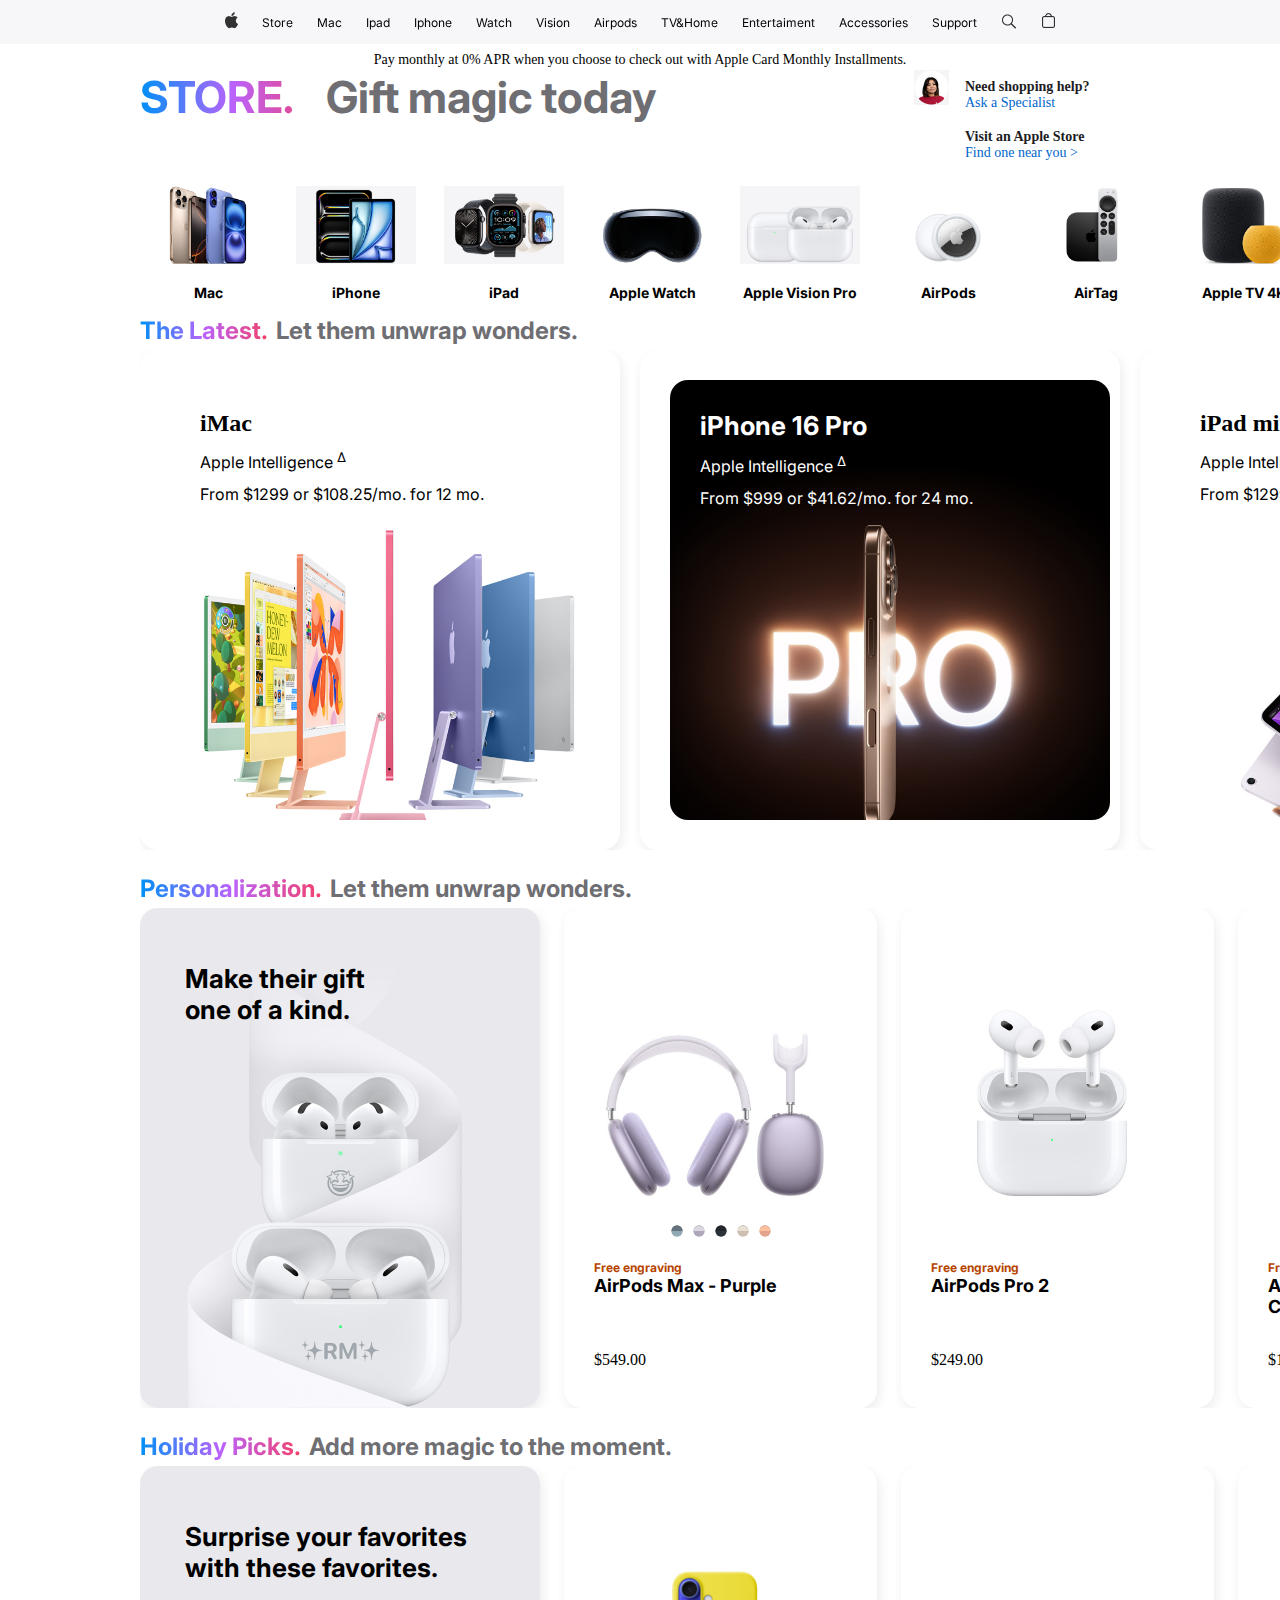
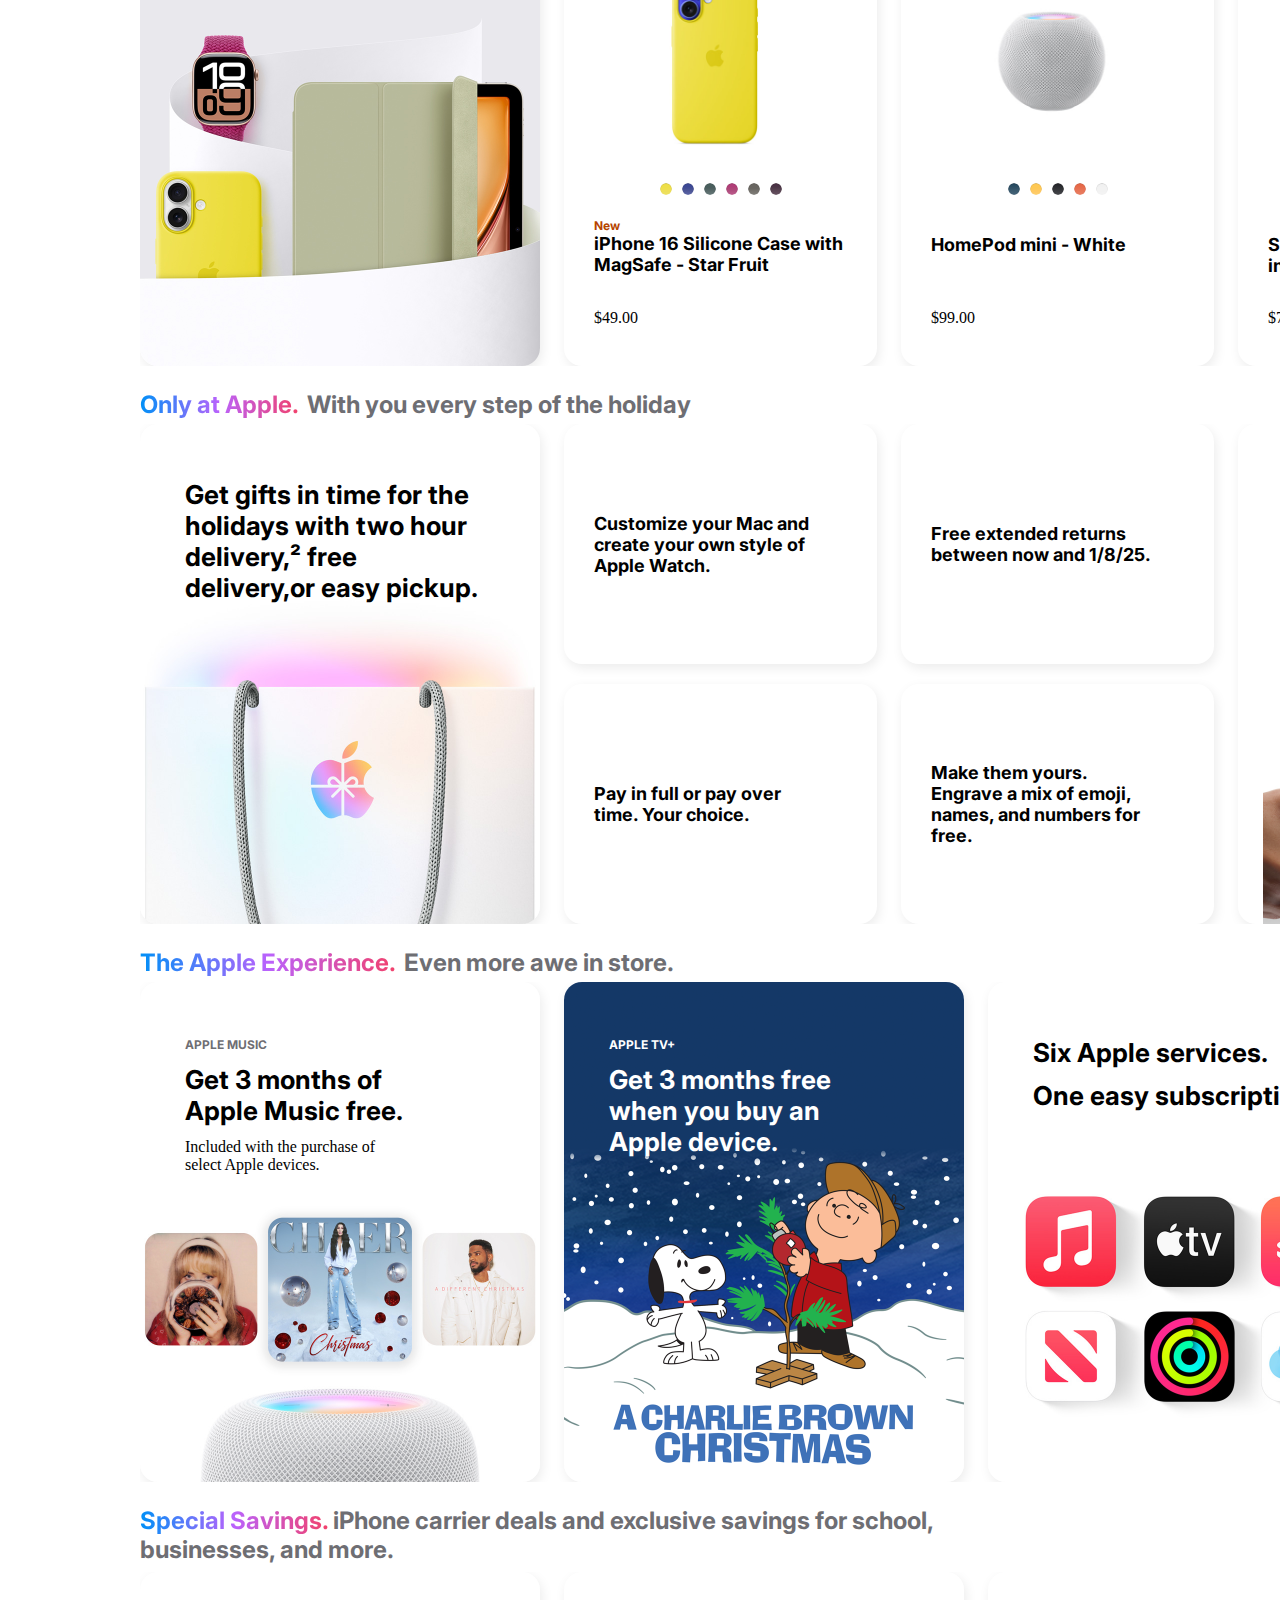
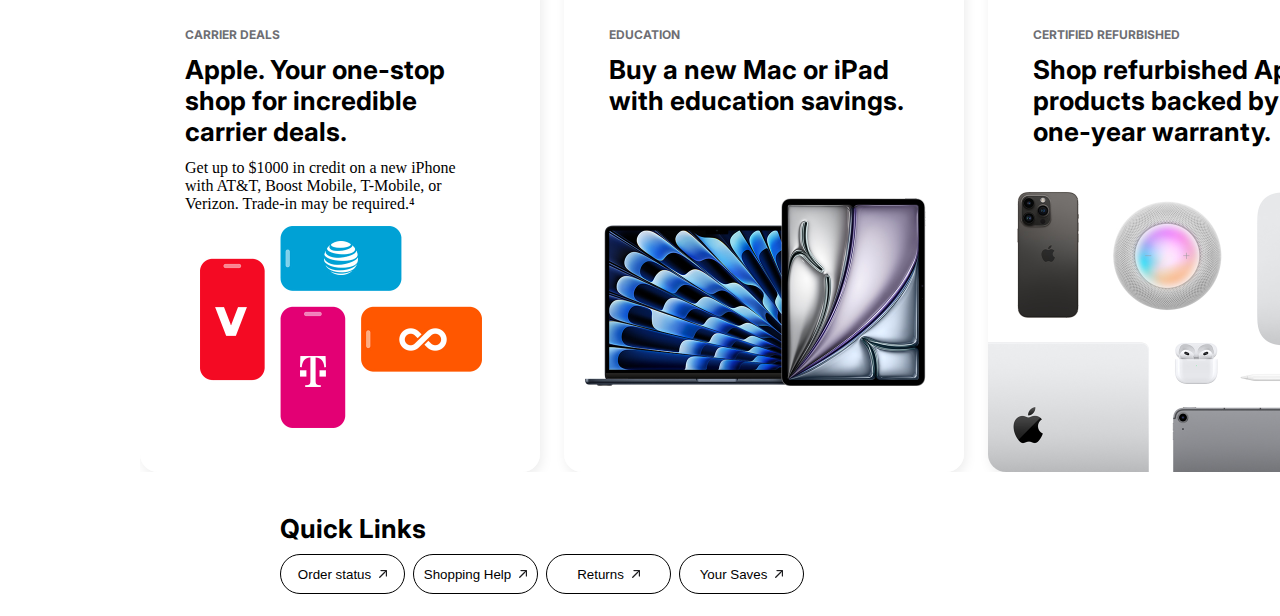
<file: apple-store/index.html>
<!doctype html>
<html lang="en">
  <head>
    <meta charset="UTF-8" />
    <meta name="viewport" content="width=device-width, initial-scale=1.0" />
    <title>Document</title>
    <link rel="stylesheet" href="./applestore.css" />
    <link rel="preconnect" href="https://fonts.googleapis.com" />
    <link rel="preconnect" href="https://fonts.gstatic.com" crossorigin />
    <link rel="preconnect" href="https://fonts.googleapis.com" />
    <link rel="preconnect" href="https://fonts.gstatic.com" crossorigin />
    <link
      href="https://fonts.googleapis.com/css2?family=Inter:ital,opsz,wght@0,14..32,100..900;1,14..32,100..900&display=swap"
      rel="stylesheet"
    />
  </head>

  <body>
    <div class="header">
      <a href="../apple-home-page/index.html"
        ><img
          class="vector"
          src="./apple-store-img/header-img/apple-vector.png"
      /></a>
      <p>Store</p>
      <p>Mac</p>
      <p>Ipad</p>
      <p>Iphone</p>
      <p>Watch</p>
      <p>Vision</p>
      <p>Airpods</p>
      <p>TV&Home</p>
      <p>Entertaiment</p>
      <p>Accessories</p>
      <p>Support</p>
      <img
        class="vector"
        src="./apple-store-img/header-img/Magnifier-vector.png"
      />
      <img
        class="vector"
        src="./apple-store-img/header-img/shopping-bag-vector.png"
      />
    </div>
    <div class="header2">
      <p>
        Pay monthly at 0% APR when you choose to check out with Apple Card
        Monthly Installments.
      </p>
    </div>
    <div class="bg1">
      <div class="section1-2">
        <div class="tcontainer1">
          <p class="p1-2-1">STORE.</p>
          <p class="p1-2-2">Gift magic today</p>
        </div>
        <div class="tcontainer2">
          <img src="./apple-store-img/3.png" />
          <div class="tcontainer2-1">
            <div class="tcontainer2-1-1">
              <p class="p1-2-2-1">Need shopping help?</p>
              <p class="p1-2-2-2">Ask a Specialist</p>
            </div>
            <div class="tcontainer2-1-1">
              <p class="p1-2-2-1">Visit an Apple Store</p>
              <p class="p1-2-2-2">Find one near you ></p>
            </div>
          </div>
        </div>
      </div>
    </div>
    <div class="bg2">
      <div class="productcont">
        <img src="./apple-store-img/s1/2.png" />
        <p>Mac</p>
      </div>
      <div class="productcont">
        <img src="./apple-store-img/s1/3.png" />

        <p>iPhone</p>
      </div>
      <div class="productcont">
        <img src="./apple-store-img/s1/4.png" />
        <p>iPad</p>
      </div>
      <div class="productcont">
        <img src="./apple-store-img/s1/5.png" />
        <p>Apple Watch</p>
      </div>
      <div class="productcont">
        <img src="./apple-store-img/s1/6.png" />
        <p>Apple Vision Pro</p>
      </div>
      <div class="productcont">
        <img src="./apple-store-img/s1/7.png" />
        <p>AirPods</p>
      </div>
      <div class="productcont">
        <img src="./apple-store-img/s1/8.png" />
        <p>AirTag</p>
      </div>
      <div class="productcont">
        <img src="./apple-store-img/s1/9.png" />
        <p>Apple TV 4K</p>
      </div>
      <div class="productcont">
        <img src="./apple-store-img/s1/10.png" />
        <p>HomePod</p>
      </div>
      <div class="productcont">
        <img src="./apple-store-img/s1/11.png" />
        <p>Accessories</p>
      </div>
      <div class="productcont">
        <img src="./apple-store-img/s1/1.png" />
        <p>Apple Gift Card</p>
      </div>
    </div>
    <div class="bg3">
      <div class="bg3-1">
        <p class="p3-1-1">The Latest.</p>
        <p class="p3-1-2">Let them unwrap wonders.</p>
      </div>
      <div class="bg3-2">
        <div class="cont3-2-1">
          <div class="textbox">
            <h2 class="product.name">iMac</h2>
            <p class="product-description">Apple Intelligence <sup>∆</sup></p>
            <p class="product-price">From $1299 or $108.25/mo. for 12 mo.</p>
          </div>
          <img src="./apple-store-img/s2/1.jpeg" />
        </div>
        <div class="cont3-2-1">
          <div class="textbox">
            <h2 class="product-name text-white">iPhone 16 Pro</h2>
            <p class="product-description text-white">
              Apple Intelligence <sup>∆</sup>
            </p>
            <p class="product-price text-white">
              From $999 or $41.62/mo. for 24 mo.
            </p>
          </div>
          <img src="./apple-store-img/s2/2.jpeg" />
        </div>
        <div class="cont3-2-1">
          <div class="textbox">
            <h2 class="product.name">iPad mini</h2>
            <p class="product-description">Apple Intelligence <sup>±</sup></p>
            <p class="product-price">From $1299 or $108.25/mo. for 12 mo.</p>
          </div>
          <img src="./apple-store-img/s2/3.jpeg" />
        </div>
        <div class="cont3-2-1">
          <div class="textbox">
            <h2 class="product.name">Apple Watch Series 10</h2>
            <p class="product-description">Thinstant classic.</p>
            <p class="product-price">From $399 or $33.25/mo. for 12 mo.</p>
          </div>
          <img src="./apple-store-img/s2/4.jpeg" />
        </div>
        <div class="cont3-2-1">
          <div class="textbox">
            <h2 class="product.name">AirPods 4</h2>
            <p class="product-description">Iconic. Now supersonic.</p>
            <p class="product-price">
              Starting at $129 with Active Noise Cancellation $179
            </p>
          </div>
          <img src="./apple-store-img/s2/5.jpeg" />
        </div>
        <div class="cont3-2-1">
          <div class="textbox">
            <h2 class="product-name text-white">iPhone 16</h2>
            <p class="product-description text-white">
              Apple Intelligence <sup>∆</sup>
            </p>
            <p class="product-price text-white">
              From $799 or $33.29/mo. for 24 mo.
            </p>
          </div>
          <img src="./apple-store-img/s2/6.jpeg" />
        </div>
        <div class="cont3-2-1">
          <div class="textbox">
            <h2 class="product-name text-white">Apple Watch Ultra 2</h2>
            <p class="product-description text-white">
              New finish. Never quit.
            </p>
            <p class="product-price text-white">
              From $799 or $66.58/mo. for 12 mo.
            </p>
          </div>
          <img src="./apple-store-img/s2/7.jpeg" />
        </div>
        <div class="cont3-2-1">
          <div class="textbox">
            <h2 class="product.name">Apple Vision Pro</h2>
            <p class="product-description">
              Welcome to the era of spatial computing.
            </p>
            <p class="product-price">From $3499</p>
          </div>
          <img src="./apple-store-img/s2/8.jpeg" />
        </div>
        <div class="cont3-2-1">
          <div class="textbox">
            <h2 class="product.name">MacBook Air</h2>
            <p class="product-description">Designed to go places.</p>
            <p class="product-price">From $999 or $83.25/mo. for 12 mo.</p>
          </div>
          <img src="./apple-store-img/s2/9.jpeg" />
        </div>
        <div class="cont3-2-1">
          <div class="textbox">
            <h2 class="product-name text-white">AiPad Pro</h2>
            <p class="product-description text-white">
              Apple Intelligence <sup>±</sup>
            </p>
            <p class="product-price text-white">
              From $999 or $83.25/mo. for 12 mo.
            </p>
          </div>
          <img src="./apple-store-img/s2/10.jpeg" />
        </div>
        <div class="cont3-2-1">
          <div class="textbox">
            <h2 class="product.name">iPad Air</h2>
            <p class="product-description">Apple Intelligence <sup>±</sup></p>
            <p class="product-price">From $599 or $49.91/mo. for 12 mo.</p>
          </div>
          <img src="./apple-store-img/s2/11.jpeg" />
        </div>
      </div>
    </div>
    <div class="bg4">
      <div class="bg3-1">
        <p class="p3-1-1">Personalization.</p>
        <p class="p3-1-2">Let them unwrap wonders.</p>
      </div>
      <div class="bg4-2">
        <div class="cont4-2-1">
          <div class="textbox4-1">
            <h2 class="product-name4-1">Make their gift one of a kind.</h2>
          </div>
          <img src="./apple-store-img/s4/1.jpg" />
        </div>
        <div class="cont4-2-2">
          <img src="./apple-store-img/s4/2.jpg" />
          <div class="colorbox">
            <img src="./apple-store-img/s4/2-1.jpg" />
            <img src="./apple-store-img/s4/2-2.jpg" />
            <img src="./apple-store-img/s4/2-3.jpg" />
            <img src="./apple-store-img/s4/2-4.jpg" />
            <img src="./apple-store-img/s4/2-5.jpg" />
          </div>
          <div class="textbox4-2">
            <div class="textbox4-2-2">
              <p class="product-type">Free engraving</p>
              <p class="product-name4-2">AirPods Max - Purple</p>
            </div>
            <p class="product-price4-2">$549.00</p>
          </div>
        </div>
        <div class="cont4-2-2">
          <img src="./apple-store-img/s4/3.jpg" />
          <div class="textbox4-3">
            <div class="textbox4-3-1">
              <p class="product-type">Free engraving</p>
              <p class="product-name4-2">AirPods Pro 2</p>
            </div>
            <p class="product-price4-2">$249.00</p>
          </div>
        </div>
        <div class="cont4-2-2">
          <img src="./apple-store-img/s4/4.jpg" />
          <div class="textbox4-3">
            <div class="textbox4-3-1">
              <p class="product-type">Free engraving</p>
              <p class="product-name4-2">
                AirPods 4 with Active Noise Cancellation
              </p>
            </div>
            <p class="product-price4-2">$179.00</p>
          </div>
        </div>
        <div class="cont4-2-2">
          <img src="./apple-store-img/s4/5.jpg" />
          <div class="textbox4-3">
            <div class="textbox4-3-1">
              <p class="product-type">New</p>
              <p class="product-name4-2">Apple Pencil Pro</p>
            </div>
            <p class="product-price4-2">$49.00</p>
          </div>
        </div>
        <div class="cont4-2-2">
          <img src="./apple-store-img/s4/6.jpg" />
          <div class="textbox4-3">
            <div class="textbox4-3-1">
              <p class="product-type">Free engraving</p>
              <p class="product-name4-2">
                AirPods 4 with Active Noise Cancellation
              </p>
            </div>
            <p class="product-price4-2">$179.00</p>
          </div>
        </div>
      </div>
    </div>
    <div class="bg4">
      <div class="bg3-1">
        <p class="p3-1-1">Holiday Picks.</p>
        <p class="p3-1-2">Add more magic to the moment.</p>
      </div>
      <div class="bg4-2">
        <div class="cont4-2-1">
          <div class="textbox5-1">
            <h2 class="product-name4-1">
              Surprise your favorites with these favorites.
            </h2>
          </div>
          <img src="./apple-store-img/s5/1.jpg" />
        </div>
        <div class="cont5-2-2">
          <img src="./apple-store-img/s5/2.jpg" />
          <div class="colorbox5">
            <img src="./apple-store-img/s5/2-1.jpg" />
            <img src="./apple-store-img/s5/2-2.jpg" />
            <img src="./apple-store-img/s5/2-3.jpg" />
            <img src="./apple-store-img/s5/2-4.jpg" />
            <img src="./apple-store-img/s5/2-5.jpg" />
            <img src="./apple-store-img/s5/2-6.jpg" />
          </div>
          <div class="textbox4-2">
            <div class="textbox4-2-2">
              <p class="product-type">New</p>
              <p class="product-name4-2">
                iPhone 16 Silicone Case with MagSafe - Star Fruit
              </p>
            </div>
            <p class="product-price4-2">$49.00</p>
          </div>
        </div>
        <div class="cont5-2-2">
          <img src="./apple-store-img/s5/3.jpg" />
          <div class="colorbox5">
            <img src="./apple-store-img/s5/3-1.jpg" />
            <img src="./apple-store-img/s5/3-2.jpg" />
            <img src="./apple-store-img/s5/3-3.jpg" />
            <img src="./apple-store-img/s5/3-4.jpg" />
            <img src="./apple-store-img/s5/3-5.jpg" />
          </div>
          <div class="textbox4-2">
            <div class="textbox5-2-2">
              <p class="product-name4-2">HomePod mini - White</p>
            </div>
            <p class="product-price4-2">$99.00</p>
          </div>
        </div>
        <div class="cont5-2-2">
          <img src="./apple-store-img/s5/4.jpg" />
          <div class="colorbox5">
            <img src="./apple-store-img/s5/4-1.jpg" />
            <img src="./apple-store-img/s5/4-2.jpg" />
            <img src="./apple-store-img/s5/4-3.jpg" />
            <img src="./apple-store-img/s5/4-4.jpg" />
          </div>
          <div class="textbox4-2">
            <div class="textbox5-2-2">
              <p class="product-name4-2">
                Smart Folio for iPad Air 11 - inch (M2) - Sage
              </p>
            </div>
            <p class="product-price4-2">$79.00</p>
          </div>
        </div>
        <div class="cont5-2-2">
          <img src="./apple-store-img/s5/5.jpg" />
          <div class="colorbox5">
            <img src="./apple-store-img/s5/5-1.jpg" />
            <img src="./apple-store-img/s5/5-2.jpg" />
            <img src="./apple-store-img/s5/5-3.jpg" />
          </div>
          <div class="textbox4-2">
            <div class="textbox4-2-2">
              <p class="product-type">New</p>
              <p class="product-name4-2">
                Beats Solo 4 - On-Ear Wireless Headphones - Slate Blue
              </p>
            </div>
            <p class="product-price4-2">$79.00</p>
          </div>
        </div>
      </div>
    </div>
    <div class="bg4">
      <div class="bg3-1">
        <p class="p3-1-1">Only at Apple.</p>
        <p class="p3-1-2">With you every step of the holiday</p>
      </div>
      <div class="bg4-2">
        <div class="cont4-2-1">
          <div class="textbox5-1">
            <h2 class="product-name4-1">
              Get gifts in time for the holidays with two hour delivery,² free
              delivery,or easy pickup.
            </h2>
          </div>
          <img src="./apple-store-img/s6/1.jpg" />
        </div>
        <div class="cont6-2-1">
          <div class="cont6-2-2-1">
            <p class="product-name4-2">
              Customize your Mac and create your own style of Apple Watch.
            </p>
          </div>
          <div class="cont6-2-2-1">
            <p class="product-name4-2">
              Pay in full or pay over time. Your choice.
            </p>
          </div>
        </div>
        <div class="cont6-2-1">
          <div class="cont6-2-2-1">
            <p class="product-name4-2">
              Free extended returns between now and 1/8/25.
            </p>
          </div>
          <div class="cont6-2-2-1">
            <p class="product-name4-2">
              Make them yours. Engrave a mix of emoji, names, and numbers for
              free.
            </p>
          </div>
        </div>
        <div class="cont6-4">
          <img src="./apple-store-img/s6/2.jpg" />
          <div class="textbox5-1">
            <p class="producttrade">APPLE TRADE IN</p>
            <h2 class="product-name4-1">
              Trade in your current device. Get credit toward a new one.³
            </h2>
          </div>
          <p class="product-price4-2">$79.00</p>
        </div>
        <div class="cont6-4">
          <img src="./apple-store-img/s6/3.jpg" />
          <div class="textbox5-1">
            <p class="producttrade">APPLE SPECIALIST</p>
            <h2 class="product-name4-1">
              Find gifts with an Apple Specialist in a store or online.
            </h2>
          </div>
        </div>
      </div>
    </div>
    <div class="bg4">
      <div class="bg3-1">
        <p class="p3-1-1">The Apple Experience.</p>
        <p class="p3-1-2">Even more awe in store.</p>
      </div>
      <div class="bg4-2">
        <div class="cont4-2-1">
          <div class="textbox7-1">
            <p class="producttrade">APPLE MUSIC</p>
            <h2 class="product-name4-1">Get 3 months of Apple Music free.</h2>
            <p class="product-price4-2">
              Included with the purchase of select Apple devices.
            </p>
          </div>
          <img src="./apple-store-img/S7/1.jpg" />
        </div>
        <div class="cont4-2-1">
          <div class="textbox7-1">
            <p class="producttrade text-white">APPLE TV+</p>
            <h2 class="product-name4-1 text-white">
              Get 3 months free when you buy an Apple device.
            </h2>
          </div>
          <img src="./apple-store-img/S7/2.png" />
        </div>
        <div class="cont4-2-1">
          <div class="textbox7-2">
            <h2 class="product-name4-1">Six Apple services.</h2>
            <h2 class="product-name4-1">One easy subscription.</h2>
          </div>
          <img src="./apple-store-img/S7/3.jpg" />
        </div>
        <div class="cont4-2-1">
          <div class="textbox7-1">
            <p class="producttrade">APPLE INTELLIGENCE</p>
            <h2 class="product-name4-1">
              New features for writing, focus,communication, and more.
            </h2>
          </div>
          <img src="./apple-store-img/S7/4.jpg" />
        </div>
      </div>
    </div>
    <div class="bg8">
      <div class="bg8-1">
        <p class="p8-1-1">
          <span
            style="
              color: transparent;
              background-clip: text;
              background-image: linear-gradient(
                90deg,
                #0090f7 0%,
                #ba62fc 50%,
                #f2416b 100%
              );
            "
            >Special Savings.</span
          >
          <span style="color: rgba(110, 110, 115, 1)"
            >iPhone carrier deals and exclusive savings for school, businesses,
            and more.
          </span>
        </p>
        <!-- <p class="p3-1-2">
          iPhone carrier deals and exclusive savings for school, businesses, and
          more.
        </p> -->
      </div>
      <div class="bg8-2">
        <div class="cont4-2-1">
          <div class="textbox8-1">
            <p class="producttrade">CARRIER DEALS</p>
            <h2 class="product-name4-1">
              Apple. Your one-stop shop for incredible carrier deals.
            </h2>
            <p class="product-price4-2">
              Get up to $1000 in credit on a new iPhone with AT&T, Boost Mobile,
              T-Mobile, or Verizon. Trade-in may be required.⁴
            </p>
          </div>
          <img src="./apple-store-img/s8/1.jpg" />
        </div>
        <div class="cont4-2-1">
          <div class="textbox8-1">
            <p class="producttrade">EDUCATION</p>
            <h2 class="product-name4-1">
              Buy a new Mac or iPad with education savings.
            </h2>
          </div>
          <img src="./apple-store-img/s8/2.jpg" />
        </div>
        <div class="cont4-2-1">
          <div class="textbox8-1">
            <p class="producttrade">CERTIFIED REFURBISHED</p>
            <h2 class="product-name4-1">
              Shop refurbished Apple products backed by a one-year warranty.
            </h2>
          </div>
          <img src="./apple-store-img/s8/3.jpg" />
        </div>
        <div class="cont4-2-1">
          <div class="textbox8-1">
            <p class="producttrade text-white">BUSINESS</p>
            <h2 class="product-name4-1 text-white">
              From enterprise to small business, we’ll work with you.
            </h2>
          </div>
          <img src="./apple-store-img/s8/4.jpg" />
        </div>
        <div class="cont4-2-1">
          <div class="textbox8-1">
            <p class="producttrade">GOVERNMENT</p>
            <h2 class="product-name4-1">
              Special pricing is available for state, local, and federal
              agencies.
            </h2>
          </div>
          <img src="./apple-store-img/s8/5.jpg" />
        </div>
      </div>
    </div>
    <div class="bg9">
      <div class="bg9-1">
        <h2 class="product-name4-1">Quick Links</h2>
      </div>
      <div class="bg9-1">
        <button class="last">
          <p class="product-price4-2">Order status</p>
          <img src="./apple-store-img/s8/sum.png" />
        </button>
        <button class="last">
          <p class="product-price4-2">Shopping Help</p>
          <img src="./apple-store-img/s8/sum.png" />
        </button>
        <button class="last">
          <p class="product-price4-2">Returns</p>
          <img src="./apple-store-img/s8/sum.png" />
        </button>
        <button class="last">
          <p class="product-price4-2">Your Saves</p>
          <img src="./apple-store-img/s8/sum.png" />
        </button>
      </div>
    </div>
  </body>
</html>
</file>
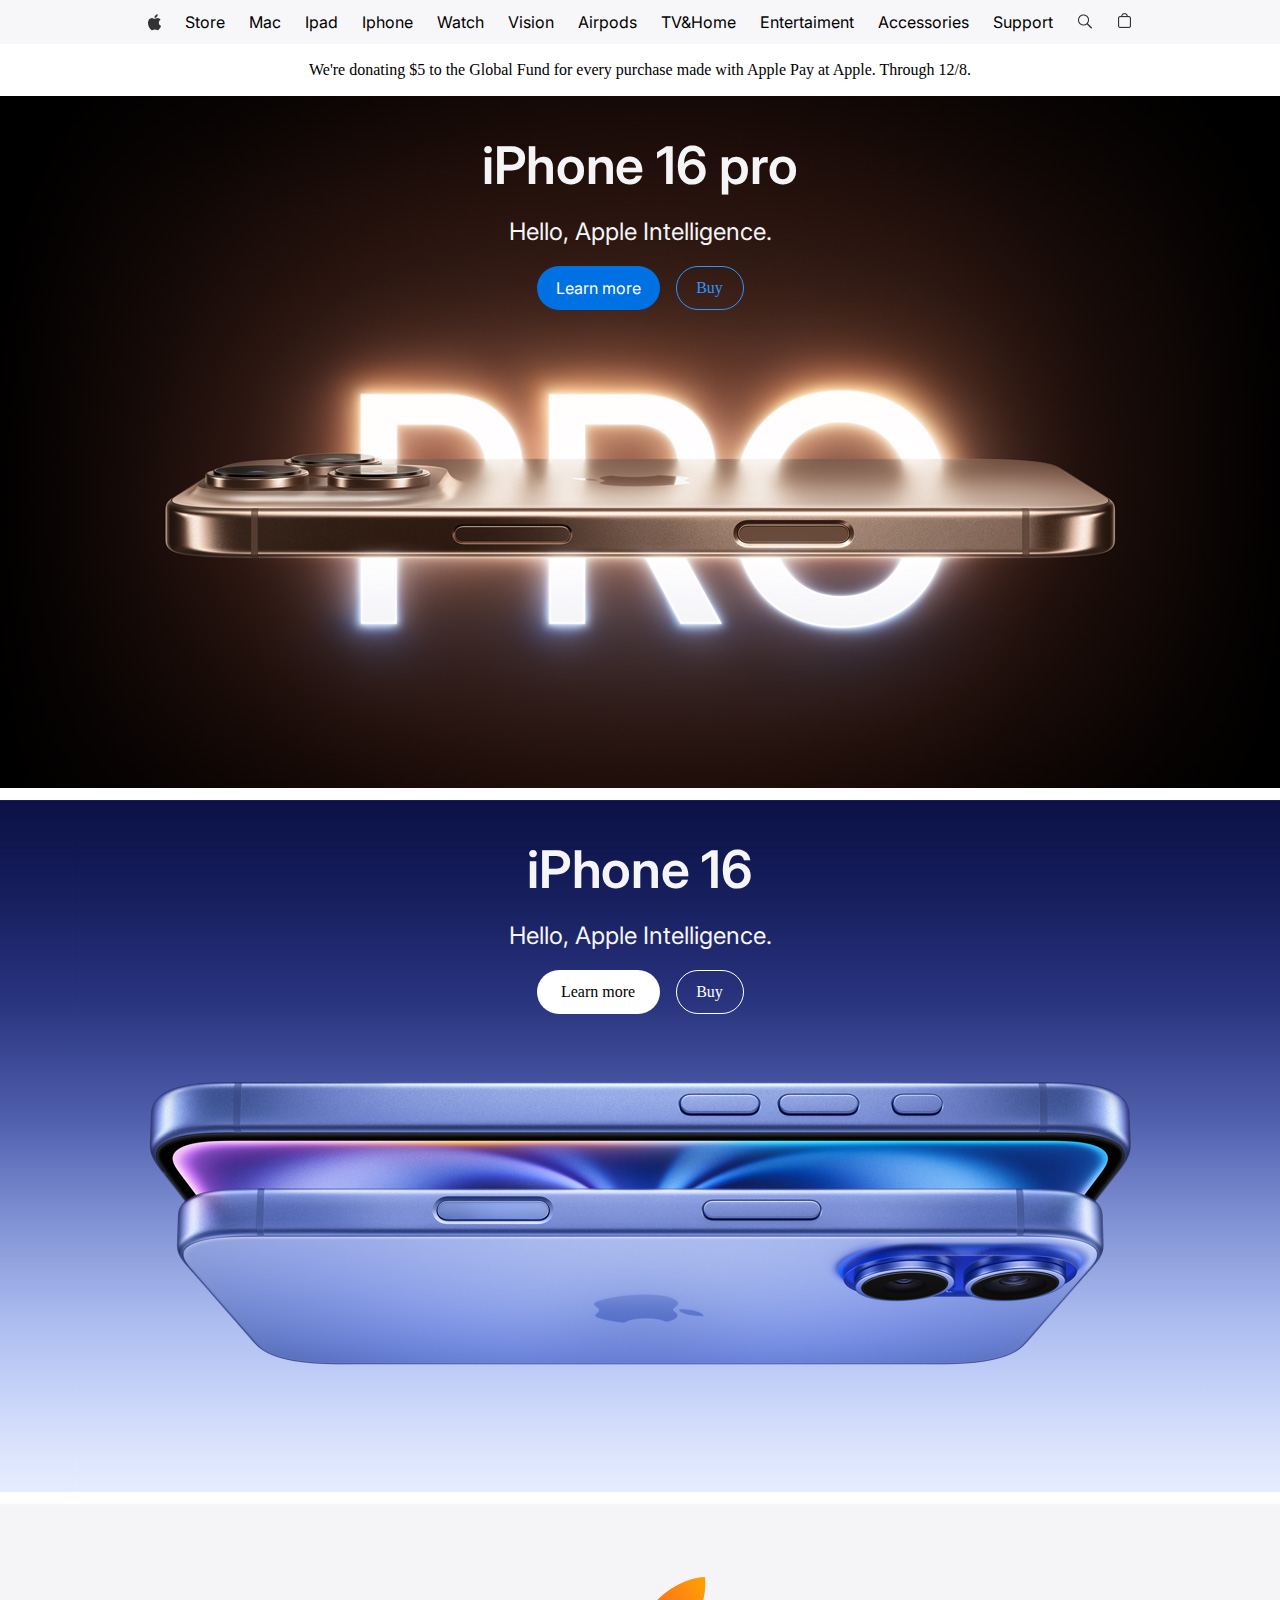
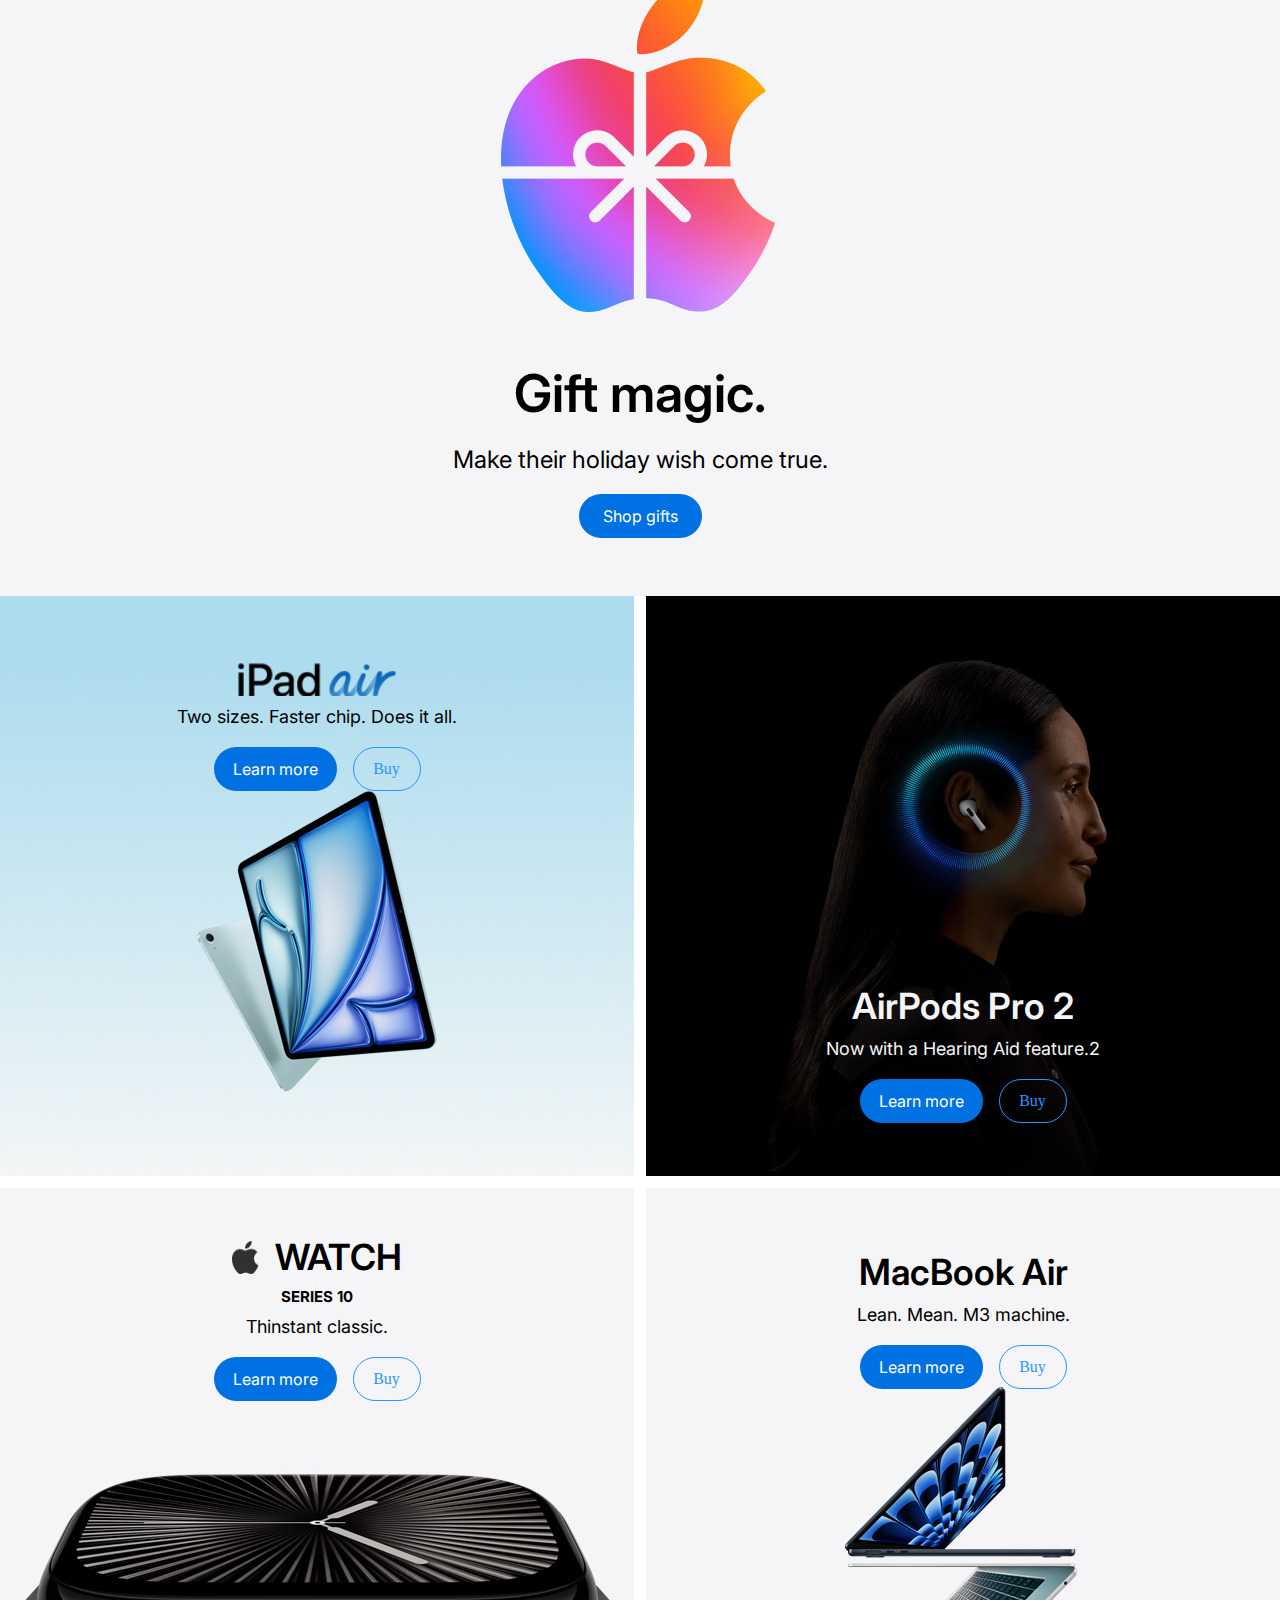
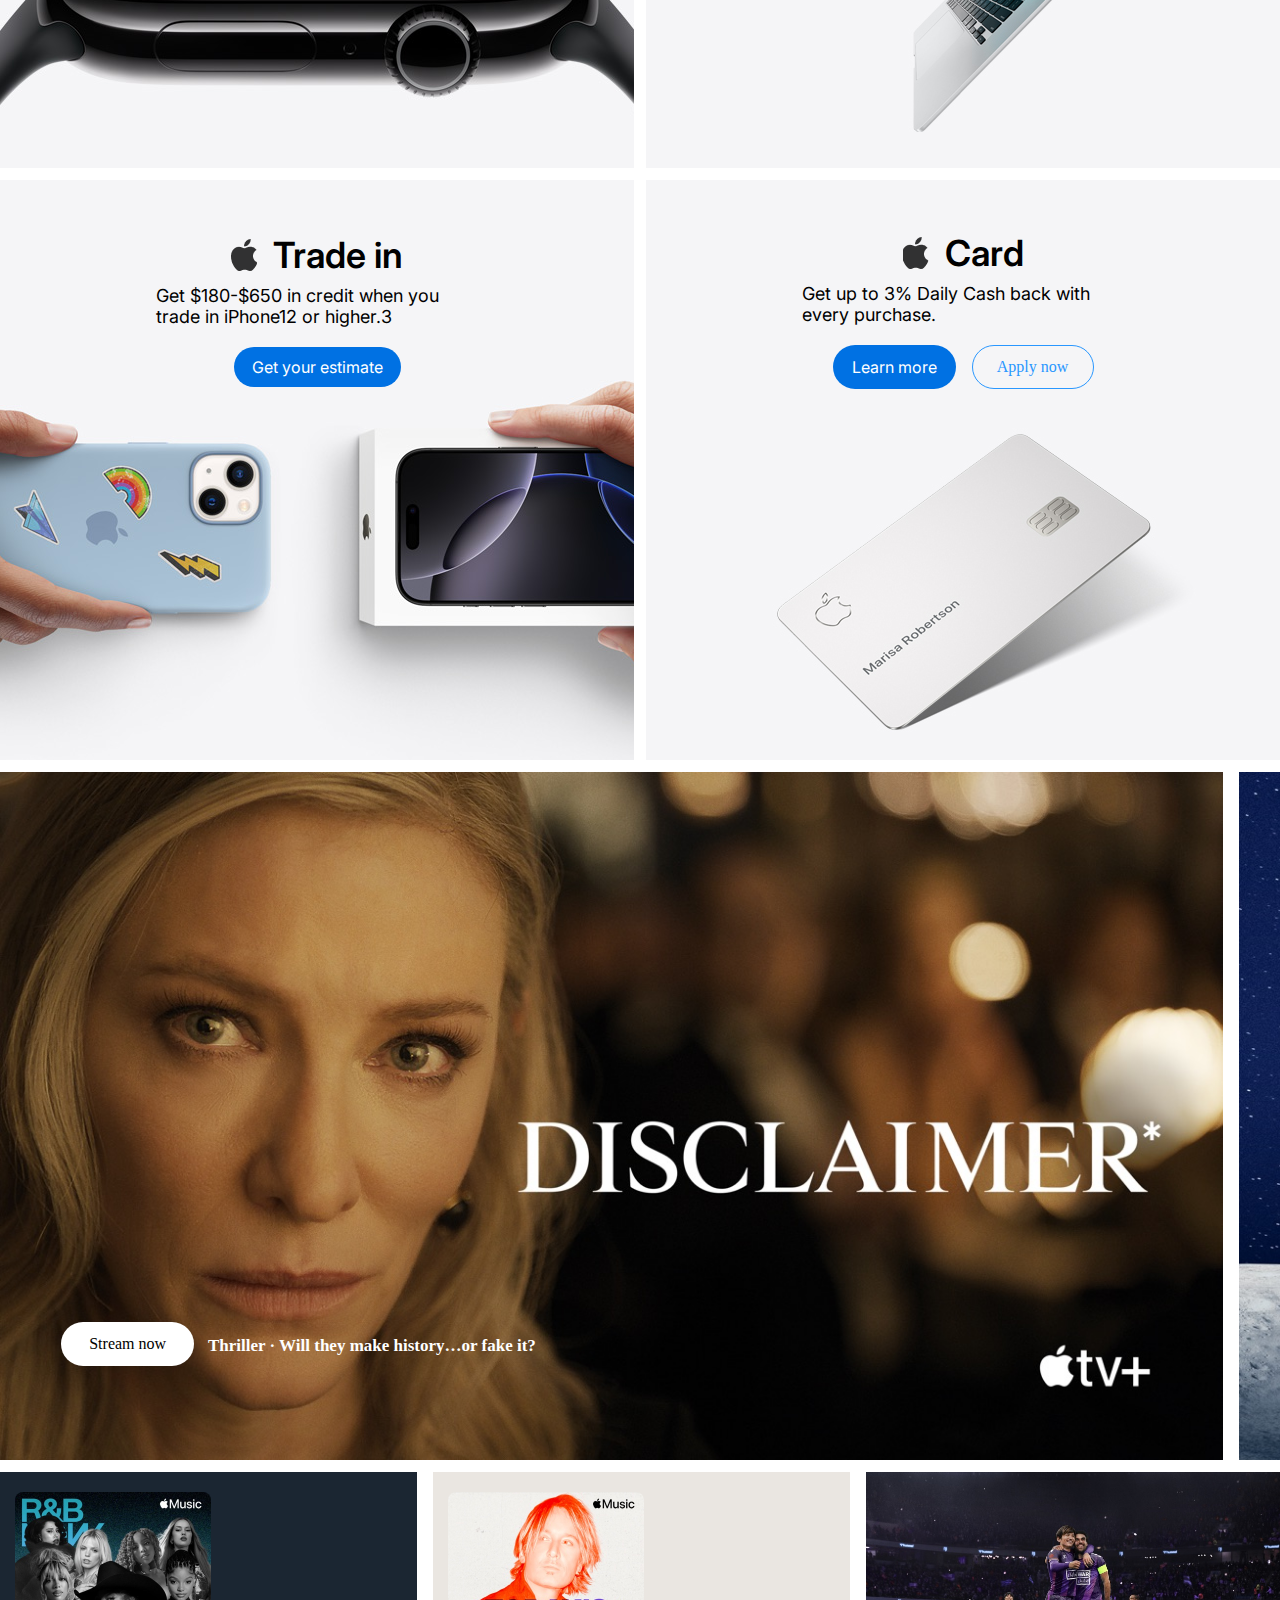
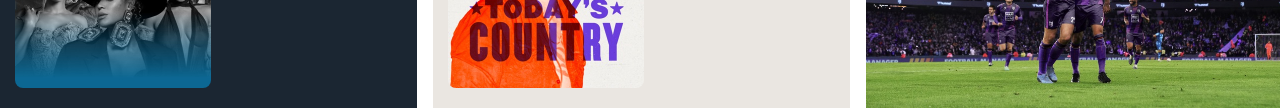
<file: apple home page/apple.html>
<!DOCTYPE html>
<html lang="en">
  <head>
    <meta charset="UTF-8" />
    <meta name="viewport" content="width=device-width, initial-scale=1.0" />
    <title>Document</title>
    <link rel="stylesheet" href="./apple.css" />
    <link rel="preconnect" href="https://fonts.googleapis.com" />
    <link rel="preconnect" href="https://fonts.gstatic.com" crossorigin />
    <link rel="preconnect" href="https://fonts.googleapis.com" />
    <link rel="preconnect" href="https://fonts.gstatic.com" crossorigin />
    <link
      href="https://fonts.googleapis.com/css2?family=Inter:ital,opsz,wght@0,14..32,100..900;1,14..32,100..900&display=swap"
      rel="stylesheet"
    />
  </head>

  <body>
    <div class="header">
      <img class="vector" src="apple img\header img\apple vector.png" />
      <p>Store</p>
      <p>Mac</p>
      <p>Ipad</p>
      <p>Iphone</p>
      <p>Watch</p>
      <p>Vision</p>
      <p>Airpods</p>

      <p>TV&Home</p>
      <p>Entertaiment</p>
      <p>Accessories</p>
      <p>Support</p>
      <img class="vector" src="apple img\header img\Magnifier vector.png" />
      <img src="apple img\header img\shopping bag vector.png" class="vector" />
    </div>
    <div class="header2">
      <p>
        We're donating $5 to the Global Fund for every purchase made with Apple
        Pay at Apple. Through 12/8.
      </p>
    </div>
    <div class="background">
      <div class="bg-1">
        <img class="back" src="apple img\body1\Background.png" />
        <img class="back1" src="apple img\responsive img\1.jpg" />
        <div class="front1">
          <div class="p1">
            <p>iPhone 16 pro</p>
          </div>
          <div class="p2">
            <p>Hello, Apple Intelligence.</p>
          </div>
          <div class="button">
            <div class="button-blue">
              <p>Learn more</p>
            </div>
            <div class="button-white">
              <p>Buy</p>
            </div>
          </div>
        </div>
      </div>
      <div class="bg-1">
        <img class="back" src="apple img\body1\background2.png" />
        <img class="back1" src="apple img\responsive img\1.jpg" />
        <div class="front1">
          <div class="p1">
            <p>iPhone 16</p>
          </div>
          <div class="p2">
            <p>Hello, Apple Intelligence.</p>
          </div>
          <div class="button">
            <div class="button-white1">
              <p>Learn more</p>
            </div>
            <div class="button-tr">
              <p>Buy</p>
            </div>
          </div>
        </div>
      </div>
      <div class="bg-1-3">
        <img class="back" src="apple img\body1\background 3.jpg" />
        <div class="front3">
          <div class="p3">
            <p>Gift magic.</p>
          </div>
          <div class="p4">
            <p>Make their holiday wish come true.</p>
          </div>
          <div class="button">
            <div class="button-blue">
              <p>Shop gifts</p>
            </div>
          </div>
        </div>
      </div>
    </div>
    <div class="background2">
      <div class="bg-2">
        <img src="apple img\body1\bgsmall1.jpg" />
        <div class="container-2-1">
          <img src="apple img\body1\ipad air.png" />
          <p class="p-2-1">Two sizes. Faster chip. Does it all.</p>
          <div class="button b-2-1">
            <div class="button-blue">
              <p>Learn more</p>
            </div>
            <div class="button-white">
              <p>Buy</p>
            </div>
          </div>
        </div>
      </div>
      <div class="bg-2 property-2">
        <img src="apple img\body1\bgsmall2.jpg" />
        <div class="container-2-2">
          <p class="p-2-2-1">AirPods Pro 2</p>
          <p class="p-2-2-2">Now with a Hearing Aid feature.2</p>
          <div class="button b-2-1">
            <div class="button-blue">
              <p>Learn more</p>
            </div>
            <div class="button-white">
              <p>Buy</p>
            </div>
          </div>
        </div>
      </div>
      <div class="bg-2">
        <img src="apple img\body1\bgsmall3.jpg" />
        <div class="container-2-1">
          <div class="container-2-3-1">
            <img src="apple img\body1\apple vector2.png" />
            <p class="p-2-3-1">WATCH</p>
          </div>
          <p class="p-2-3-2">SERIES 10</p>
          <p class="p-2-3-3">Thinstant classic.</p>
          <div class="button b-2-1">
            <div class="button-blue">
              <p>Learn more</p>
            </div>
            <div class="button-white">
              <p>Buy</p>
            </div>
          </div>
        </div>
      </div>
      <div class="bg-2">
        <img src="apple img\body1\bgsmall4.jpg" />
        <div class="container-2-1">
          <p class="p-2-3-1">MacBook Air</p>
          <p class="p-2-3-3">Lean. Mean. M3 machine.</p>
          <div class="button b-2-1">
            <div class="button-blue">
              <p>Learn more</p>
            </div>
            <div class="button-white">
              <p>Buy</p>
            </div>
          </div>
        </div>
      </div>
      <div class="bg-2">
        <img src="apple img\body1\bgsmall 5.jpg" />
        <div class="container-2-1">
          <div class="container-2-5-1">
            <img src="apple img\body1\apple vector2.png" />
            <p class="p-2-3-1">Trade in</p>
          </div>

          <p class="p-2-3-3">
            Get $180-$650 in credit when you trade in iPhone12 or higher.3
          </p>
          <div class="button b-2-1">
            <div class="button-blue-5">
              <p>Get your estimate</p>
            </div>
          </div>
        </div>
      </div>
      <div class="bg-2">
        <img src="apple img\body1\bgsmall6.jpg" />
        <div class="container-2-1">
          <div class="container-2-5-1">
            <img src="apple img\body1\apple vector2.png" />
            <p class="p-2-3-1">Card</p>
          </div>

          <p class="p-2-3-3">
            Get up to 3% Daily Cash back with every purchase.
          </p>
          <div class="button b-2-1">
            <div class="button-blue">
              <p>Learn more</p>
            </div>
            <div class="button-white-5">
              <p>Apply now</p>
            </div>
          </div>
        </div>
      </div>
    </div>
    <div class="bg3">
      <div class="scroll">
        <img src="apple img\bg3\img1.jpg" />
        <div class="content">
          <div class="button-white-6">
            <p>Stream now</p>
          </div>
          <div class="cont-box">
            <p>Thriller · Will they make history…or fake it?</p>
          </div>
        </div>
      </div>
      <div class="scroll">
        <img src="apple img\bg3\img2.jpg" />
        <div class="content">
          <div class="button-white-6">
            <p>Stream now</p>
          </div>
          <div class="cont-box">
            <p>Comedy · Will they make history…or fake it?</p>
          </div>
        </div>
      </div>
      <div class="scroll">
        <img src="apple img\bg3\img3.jpg" />
        <div class="content">
          <div class="button-white-6">
            <p>Stream now</p>
          </div>
          <div class="cont-box">
            <p>Comedy · Will they make history…or fake it?</p>
          </div>
        </div>
      </div>

      <div class="scroll">
        <img src="apple img\bg3\baseball.jpg" />
        <div class="content">
          <div class="button-white-6">
            <p>Stream now</p>
          </div>
          <div class="cont-box">
            <p>Live MLB games, every Friday.</p>
          </div>
        </div>
      </div>
      <div class="scroll">
        <img src="apple img\bg3\k-pop-idols.jpg" />
        <div class="content">
          <div class="button-white-6">
            <p>Stream now</p>
          </div>
          <div class="cont-box">
            <p>Documentary · All that glitters isn't gold.</p>
          </div>
        </div>
      </div>
    </div>
    <div class="slider-container">
      <div class="slider">
        <div class="slide s1 slidepadding">
          <img class="smallimg" src="apple img\slider\1.jpg" />
          <button class="button-white-7">Listen Now</button>
        </div>
        <div class="slide s2 slidepadding">
          <img class="smallimg" src="apple img\slider\2.jpg" />
          <button class="button-white-7">Listen Now</button>
        </div>
        <div class="slide">
          <img class="bigimg" src="apple img\slider\3.jpg" />
          <button class="button-white-7">Listen Now</button>
        </div>
        <div class="slide">
          <img class="bigimg" src="apple img\slider\4.jpg" />
          <button class="button-white-7">Listen Now</button>
        </div>
        <div class="slide">
          <img class="bigimg" src="apple img\slider\5.jpg" />
          <button class="button-white-7">Listen Now</button>
        </div>
        <div class="slide">
          <img class="bigimg" src="apple img\slider\6.jpg" />
          <button class="button-white-7">Listen Now</button>
        </div>
        <div class="slide">
          <img class="bigimg" src="apple img\slider\7.jpg" />
          <button class="button-white-7">Listen Now</button>
        </div>
        <div class="slide s3 slidepadding">
          <img class="smallimg" src="apple img\slider\8.jpg" />
          <button class="button-white-7">Listen Now</button>
        </div>
        <div class="slide">
          <img class="bigimg" src="apple img\slider\9.jpg" />
          <button class="button-white-7">Listen Now</button>
        </div>
        <div class="slide s4 slidepadding">
          <img class="smallimg" src="apple img\slider\10.jpg" />
          <button class="button-white-7">Listen Now</button>
        </div>
        <div class="slide s1 slidepadding">
          <img class="smallimg" src="apple img\slider\1.jpg" />
          <button class="button-white-7">Listen Now</button>
        </div>
        <div class="slide s2 slidepadding">
          <img class="smallimg" src="apple img\slider\2.jpg" />
          <button class="button-white-7">Listen Now</button>
        </div>
        <div class="slide">
          <img class="bigimg" src="apple img\slider\3.jpg" />
          <button class="button-white-7">Listen Now</button>
        </div>
        <div class="slide">
          <img class="bigimg" src="apple img\slider\4.jpg" />
          <button class="button-white-7">Listen Now</button>
        </div>
        <div class="slide">
          <img class="bigimg" src="apple img\slider\5.jpg" />
          <button class="button-white-7">Listen Now</button>
        </div>
        <div class="slide">
          <img class="bigimg" src="apple img\slider\6.jpg" />
          <button class="button-white-7">Listen Now</button>
        </div>
        <div class="slide">
          <img class="bigimg" src="apple img\slider\7.jpg" />
          <button class="button-white-7">Listen Now</button>
        </div>
        <div class="slide s3 slidepadding">
          <img class="smallimg" src="apple img\slider\8.jpg" />
          <button class="button-white-7">Listen Now</button>
        </div>
        <div class="slide">
          <img class="bigimg" src="apple img\slider\9.jpg" />
          <button class="button-white-7">Listen Now</button>
        </div>
        <div class="slide s4 slidepadding">
          <img class="smallimg" src="apple img\slider\10.jpg" />
          <button class="button-white-7">Listen Now</button>
        </div>
      </div>
    </div>
  </body>
</html>
</file>
<file: apple-store/applestore.css>
* {
  box-sizing: border-box;
  margin: 0;
  padding: 0;
}
.header {
  width: 100vw;
  height: 44px;
  display: flex;
  gap: 24px;
  justify-content: center;
  align-items: center;
  font-family: inter;
  background-color: #f5f5f7cc;
  position: fixed;
  z-index: 10;
}
.header p {
  font-size: 12px;
  font-weight: 400;
  cursor: pointer;
}
.atag {
  font-size: 12px;
  font-weight: 400;
  cursor: pointer;
  color: black;
  font-style: normal;
}
.vector {
  cursor: pointer;
}
.header2 {
  width: 100vw;
  height: 52px;
  display: flex;
  justify-content: center;
  align-items: center;
  gap: 4px;
  padding-top: 60px;
  margin-bottom: 10px;
}
.header2 p {
  font-size: 14px;
  font-weight: 400;
  font-family: inter sans-serif;
}
.bg1 {
  width: 100vw;
}
.section1-1 {
  width: 100%;
}
.section1-1 img {
  width: 100%;
}
.section1-2 {
  width: 100vw;
  height: 100px;
  display: flex;
  flex-direction: row;
  padding-left: 140px;
  padding-right: 140px;
  justify-content: space-between;
}
.tcontainer1 {
  width: 655px;
  height: 52px;
  display: flex;
  justify-content: flex-start;
  flex-direction: row;
}
.tcontainer1 p {
  font-size: 44px;
  font-weight: 700;
  font-family: inter;
  font-style: bold;
}
.p1-2-1 {
  color: transparent;
  background-clip: text;
  background-image: linear-gradient(
    90deg,
    #0090f7 0%,
    #ba62fc 50%,
    #f2416b 100%
  );

  padding-right: 32px;
}
.p1-2-2 {
  color: rgba(110, 110, 115, 1);
}

.tcontainer2 {
  width: 226px;
  height: 100px;
  display: flex;
  flex-direction: row;
  gap: 16px;
}
.tcontainer2 img {
  width: 35px;
  height: 35px;
}
.tcontainer2-1 {
  display: flex;
  flex-direction: column;
  justify-content: space-around;
}
.tcontainer2-1-1 {
  gap: 4px;
}
.p1-2-2-1 {
  font-size: 14px;
  font-weight: 700;
  font-style: bold;
  color: rgba(29, 29, 31, 1);
}
.p1-2-2-2 {
  font-size: 14px;
  font-weight: 400;
  font-style: bold;
  color: rgba(0, 102, 204, 1);
  cursor: pointer;
}
.bg2 {
  width: 100vw;
  display: flex;
  flex-direction: row;
  gap: 12px;
  padding-left: 140px;
  padding-right: 140px;
  border-radius: 18px;
}
.productcont {
  width: 136px;
  height: 146px;
  padding: 16px 8px 16px 8px;
}
.productcont img {
  object-fit: cover;
  width: 120px;
  height: 78px;
  cursor: pointer;
}
.productcont p {
  font-size: 14px;
  font-weight: 700;
  font-style: bold;
  font-family: inter;
  justify-self: center;
  padding-top: 16px;
  cursor: pointer;
}
.bg3 {
  width: 100vw;
  height: 558px;
  padding-left: 140px;
  padding-right: 140px;
}
.bg3-1 {
  width: 700px;
  height: 34px;
  display: flex;
  flex-direction: row;
  gap: 8px;
}
.bg3-1 p {
  font-size: 24px;
  font-weight: 700;
  font-family: inter;
  font-style: bold;
}
.p3-1-1 {
  color: transparent;
  background-clip: text;
  background-image: linear-gradient(
    90deg,
    #0090f7 0%,
    #ba62fc 50%,
    #f2416b 100%
  );
}
.p3-1-2 {
  color: rgba(110, 110, 115, 1);
}
.bg3-2 {
  width: 100vw;
  height: 500px;
  overflow: hidden;
  overflow-x: scroll;
  display: flex;
  flex-direction: row;
  gap: 20px;
  padding-right: 140px;
}
.cont3-2-1 {
  width: 480px;
  height: 500px;
  border-radius: 18px;
  box-shadow: 2px 4px 12px 0px rgba(0, 0, 0, 0.08);
  cursor: pointer;
  padding: 30px;
  position: relative;
}
.cont3-2-1 img {
  width: 440px;
  height: 440px;
  object-fit: cover;
  border-radius: 18px;
}
.textbox {
  width: 480px;
  height: 322px;
  position: absolute;
  top: 30px;
  left: 30px;
  display: flex;
  row-gap: 12px;
  flex-direction: column;
  padding-left: 30px;
  padding-top: 30px;
}
.product-name {
  font-size: 26px;
  font-weight: 700;
  font-family: inter, serif;
}
.product-name4-2 {
  font-size: 18px;
  font-weight: 700;
  font-family: inter, serif;
  font-style: bold;
}
.product-description {
  font-size: 16px;
  font-family: inter, serif;
}
.product-price {
  font-size: 16px;
  font-family: inter, serif;
}
.text-white {
  color: #fff !important;
}

.bg4 {
  width: 100vw;
  height: 558px;
  padding-left: 140px;
  /* padding-right: 140px; */
  display: flex;
  flex-direction: column;
}
.bg4-2 {
  width: 100%;
  height: 500px;
  overflow: hidden;
  overflow-x: scroll;
  display: flex;
  flex-direction: row;
  gap: 24px;
  padding-right: 140px;
}
.cont4-2-1 {
  width: 400px;
  height: 500px;
  border-radius: 18px;
  box-shadow: 2px 4px 12px 0px rgba(0, 0, 0, 0.08);
  cursor: pointer;
  position: relative;
}
.cont4-2-1 img {
  width: 400px;
  height: 500px;
  object-fit: cover;
  border-radius: 18px;
}
.textbox4-1 {
  width: 250px;
  height: 66px;
  position: absolute;
  top: 25px;
  left: 15px;
  display: flex;
  row-gap: 12px;
  flex-direction: column;
  padding-left: 30px;
  padding-top: 30px;
}
.product-name4-1 {
  font-size: 26px;
  font-weight: 700;
  font-family: inter, serif;
}
.cont4-2-2 {
  width: 313px;
  height: 500px;
  border-radius: 18px;
  box-shadow: 2px 4px 12px 0px rgba(0, 0, 0, 0.08);
  cursor: pointer;
  padding: 30px;
  position: relative;
  padding-top: 60px;
}
.cont4-2-2 img {
  width: 230px;
  height: 230px;
  object-fit: cover;
  border-radius: 18px;
  padding-top: 41px;
  padding-left: 11.5px;
}
.colorbox {
  width: 253px;
  height: 58px;
  display: flex;
  flex-direction: row;
  justify-content: center;
  align-items: center;
  gap: 10px;
}
.colorbox img {
  width: 12px;
  height: 12px;
  object-fit: contain;
  padding: 0px;
}
.product-type {
  color: rgba(182, 68, 0, 1);
  font-size: 12px;
  font-weight: 700;
  font-family: inter;
}
.textbox4-2 {
  width: 257px;
  height: 109px;
  display: flex;
  justify-content: space-between;
  flex-direction: column;
}
.textbox4-3 {
  width: 257px;
  height: 109px;
  display: flex;
  justify-content: space-between;
  flex-direction: column;
  margin-top: 58px;
}
.textbox4-3-1 {
  width: 257px;
  height: 109px;
  display: flex;
  flex-direction: column;
}
.textbox5-1 {
  width: 326px;
  height: 66px;
  position: absolute;
  top: 25px;
  left: 15px;
  display: flex;
  row-gap: 12px;
  flex-direction: column;
  padding-left: 30px;
  padding-top: 30px;
}
.cont5-2-2 {
  width: 313px;
  height: 500px;
  border-radius: 18px;
  box-shadow: 2px 4px 12px 0px rgba(0, 0, 0, 0.08);
  cursor: pointer;
  padding: 30px;
  position: relative;
  padding-top: 60px;
}
.cont5-2-2 img {
  width: 230px;
  height: 230px;
  object-fit: contain;
  border-radius: 18px;
  padding-top: 41px;
  padding-left: 11.5px;
}
.colorbox5 {
  width: 253px;
  height: 58px;
  display: flex;
  flex-direction: row;
  justify-content: center;
  align-items: center;
  gap: 10px;
}
.colorbox5 img {
  width: 12px;
  height: 12px;
  object-fit: contain;
  padding: 0px;
}
.textbox5-2-2 {
  padding-top: 16px;
}
.cont6-2-1 {
  width: 313px;
  height: 500px;
  display: flex;
  flex-direction: column;
  gap: 20px;
}

.cont6-2-2-1 {
  width: 313px;
  height: 240px;
  border-radius: 18px;
  box-shadow: 2px 4px 12px 0px rgba(0, 0, 0, 0.08);
  cursor: pointer;
  display: flex;
  align-items: center;
  padding-left: 30px;
  padding-right: 60px;
}
.cont6-4 {
  width: 480px;
  height: 500px;
  border-radius: 18px;
  box-shadow: 2px 4px 12px 0px rgba(0, 0, 0, 0.08);
  cursor: pointer;
  position: relative;
  padding-top: 60px;
}
.cont6-4 img {
  width: 480px;
  height: 500px;
  object-fit: contain;
  border-radius: 18px;
  padding-top: 41px;
  padding-left: 11.5px;
}
.producttrade {
  font-size: 12px;
  font-weight: 700;
  font-family: inter, serif;
  font-style: bold;
  color: rgba(110, 110, 115, 1);
}
.textbox7-1 {
  width: 259px;
  height: 66px;
  position: absolute;
  top: 25px;
  left: 15px;
  display: flex;
  row-gap: 12px;
  flex-direction: column;
  padding-left: 30px;
  padding-top: 30px;
}
.textbox7-2 {
  width: 442px;
  height: 66px;
  position: absolute;
  top: 25px;
  left: 15px;
  display: flex;
  row-gap: 12px;
  flex-direction: column;
  padding-left: 30px;
  padding-top: 30px;
}
.textbox8-1 {
  width: 330px;
  height: 66px;
  position: absolute;
  top: 25px;
  left: 15px;
  display: flex;
  row-gap: 12px;
  flex-direction: column;
  padding-left: 30px;
  padding-top: 30px;
}
.bg8 {
  width: 100vw;
  height: 590px;
  padding-left: 140px;
  /* padding-right: 140px; */
  display: flex;
  flex-direction: column;
}
.bg8-2 {
  width: 100%;
  height: 500px;
  overflow: hidden;
  overflow-x: scroll;
  display: flex;
  flex-direction: row;
  gap: 24px;
  padding-right: 140px;
  margin-top: 32px;
}
.bg8-1 {
  width: 831px;
  height: 34px;
  display: flex;
  flex-direction: row;
  gap: 8px;
}
.bg8-1 p {
  font-size: 24px;
  font-weight: 700;
  font-family: inter;
  font-style: bold;
}
.bg9 {
  width: 100vw;
  height: 120px;
  padding-left: 140px;
  padding-bottom: 25px;
  display: flex;
  gap: 5px;
  flex-direction: column;
  justify-content: space-evenly;
  margin-bottom: 30pxg;
}
.last {
  width: 125px;
  height: 40px;
  border-radius: 99px;
  border: solid 1px black;
  gap: 8px;
  display: flex;
  flex-direction: row;
  justify-content: center;
  align-items: center;
  cursor: pointer;
}
.bg9-1 {
  width: 100vw;
  height: 20px;
  padding-left: 140px;
  /* padding-right: 140px; */
  display: flex;
  flex-direction: row;
  gap: 8px;
}
.last {
  background-color: transparent;
}
.last img {
  width: 8px;
  height: 8px;
}
</file>
<file: apple home page/apple.css>
* {
  box-sizing: border-box;
  margin: 0;
  padding: 0;
}
.header {
  width: 100vw;
  height: 44px;
  display: flex;
  gap: 24px;
  justify-content: center;
  align-items: center;
  font-family: inter;
  background-color: #f5f5f7cc;
}
.header2 {
  width: 100vw;
  height: 52px;
  display: flex;
  justify-content: center;
  align-items: center;
  gap: 4px;
}
.background {
  width: 100vw;
  display: flex;
  gap: 12px;
  flex-direction: column;
}
.bg-1 {
  width: 100vw;
  height: 692px;
  display: flex;
  flex-direction: column;
  justify-items: center;
  align-items: center;
}
.back1 {
  display: none;
}
img {
  object-fit: cover;
  object-position: center;
}
.bg-1 img {
  height: 100%;
  width: 100%;
}
.front1 {
  position: absolute;
  width: 405px;
  height: 172px;
  gap: 20px;
  padding-top: 3%;
}
.p1 {
  font-size: 52px;
  color: rgba(245, 245, 247, 1);
  font-weight: 600;
  display: flex;
  justify-content: center;
  letter-spacing: -0.28px;
  padding: bottom 16px;
  font-family: inter, sans-serif;
}
.p2 {
  font-size: 24px;
  color: rgba(245, 245, 247, 1);
  font-weight: 400;
  display: flex;
  justify-content: center;
  padding: 20px;
  font-family: inter, sans-serif;
}
.button {
  display: flex;
  justify-content: center;
  gap: 16px;
}
.button-blue {
  width: 123px;
  height: 44px;
  background-color: rgba(0, 113, 227, 1);
  color: white;
  border-radius: 99px;
  display: flex;
  justify-content: center;
  align-items: center;
}
.button-white {
  width: 68px;
  height: 44px;
  color: rgba(41, 151, 255, 1);
  border: solid rgba(41, 151, 255, 1) 1px;
  border-radius: 99px;
  display: flex;
  justify-content: center;
  align-items: center;
}
.button-blue p {
  font-size: 16px;
  font-family: inter, sans-serif;
}
.button-white1 {
  width: 123px;
  height: 44px;
  background-color: rgb(255, 255, 255, 1);
  color: rgba(0, 0, 0, 1);
  border-radius: 99px;
  display: flex;
  justify-content: center;
  align-items: center;
}
.button-tr {
  width: 68px;
  height: 44px;
  color: rgba(41, 151, 255, 1);
  border: solid rgb(255, 255, 255, 1) 1px;
  border-radius: 99px;
  display: flex;
  justify-content: center;
  align-items: center;
  color: rgb(255, 255, 255, 1);
}
.bg-1-3 {
  width: 100vw;
  height: 692px;
  display: flex;
  flex-direction: column;
  align-items: center;
  justify-content: flex-end;
}
.bg-1-3 img {
  height: 100%;
  width: 100%;
  object-fit: cover;
}
.front3 {
  position: absolute;
  width: 405px;
  height: 164px;
  gap: 20px;
  padding-bottom: 11%;
  display: flex;
  flex-direction: column;
  margin-bottom: 70px;
}
.p3 {
  font-size: 52px;
  color: rgba(0, 0, 0, 1);
  font-weight: 600;
  display: flex;
  justify-content: center;
  font-style: bold;
  font-family: inter, sans-serif;
}
.p4 {
  font-size: 24px;
  color: rgba(0, 0, 0, 1);
  font-weight: 400;
  display: flex;
  justify-content: center;
  font-family: inter, sans-serif;
}
.background2 {
  width: 100vw;
  display: grid;
  grid-auto-flow: row;
  grid-template-columns: 1fr 1fr;
  gap: 12px;
}
.background2 img {
  object-fit: cover;
}
.bg-2 {
  height: 580px;
  display: flex;
  justify-content: center;
}

.bg-2 img {
  width: 100%;
  height: 100%;
}
.bgres {
  display: none;
}
.container-2-1 {
  width: 322px;
  height: 146px;
  position: absolute;
  display: flex;
  justify-content: center;
  margin-top: 58px;
  flex-direction: column;
  gap: 10px;
  align-items: center;
}
.container-2-1 img {
  width: 160px;
  height: 33px;
}

.p-2-1 {
  font-size: 18px;
  font-weight: 400;
  font-family: inter, sans-serif;
}
.b-2-1 {
  padding-top: 10px;
}
.property-2 {
  display: flex;
  align-items: end;
}
.container-2-2 {
  width: 322px;
  height: 146px;
  position: absolute;
  display: flex;
  justify-content: center;
  margin-top: 58px;
  flex-direction: column;
  gap: 10px;
  align-items: center;
  margin-bottom: 50px;
}
.p-2-2-1 {
  font-size: 36px;
  font-weight: 600;
  color: rgba(245, 245, 247, 1);
  font-family: inter, sans-serif;
}
.p-2-2-2 {
  font-size: 18px;
  font-weight: 400;
  color: rgba(245, 245, 247, 1);
  font-family: inter, sans-serif;
}
.p-2-3-1 {
  font-size: 36px;
  font-weight: 600;
  color: rgba(0, 0, 0, 1);
  font-family: inter, sans-serif;
}
.p-2-3-2 {
  font-size: 15px;
  font-weight: 700;
  color: rgba(0, 0, 0, 1);
  font-family: inter, sans-serif;
  font-style: bold;
}
.p-2-3-3 {
  font-size: 18px;
  font-weight: 400;
  color: rgba(0, 0, 0, 1);
  font-family: inter, sans-serif;
  font-style: bold;
}

.container-2-3-1 {
  width: 152px;
  height: 39px;
  display: flex;
  justify-content: center;
  align-items: center;
  gap: 16px;
}
.container-2-1-1 img {
  width: 26.5px;
  height: 30px;
}
.button-blue-5 {
  width: 167px;
  height: 40px;
  background-color: rgba(0, 113, 227, 1);
  color: white;
  border-radius: 99px;
  display: flex;
  justify-content: center;
  align-items: center;
}
.button-blue-5 p {
  font-size: 16px;
  font-weight: 400;
  font-family: inter, sans-serif;
}
.container-2-5-1 {
  width: 322px;
  height: 39px;
  justify-content: center;
}
.container-2-5-1 {
  width: 322px;
  height: 39px;
  display: flex;
  justify-content: center;
  align-items: center;
  gap: 16px;
}
.container-2-5-1 img {
  width: 26px;
  height: 32px;
}
.button-white-5 {
  width: 122px;
  height: 44px;
  color: rgba(41, 151, 255, 1);
  border: solid rgba(41, 151, 255, 1) 1px;
  border-radius: 99px;
  display: flex;
  justify-content: center;
  align-items: center;
}
.bg3 {
  width: 100vw;
  height: 688px;
  display: flex;
  margin-top: 12px;
  gap: 16px;
  overflow-x: scroll;
  overflow-y: hidden;
}
.scroll {
  width: 1250px;
  height: 100%;
  position: relative;
}
.scroll img {
  object-fit: cover;
  height: 100%;
}
.button-white-6 {
  width: 133px;
  height: 44px;
  background-color: rgb(255, 255, 255, 1);
  color: rgba(0, 0, 0, 1);
  border-radius: 99px;
  display: flex;
  justify-content: center;
  align-items: center;
  z-index: 2;
  position: absolute;
  top: 80%;
  left: 5%;
}
.cont-box {
  position: absolute;
  top: 82%;
  left: 17%;
}
.cont-box p {
  font-size: 17px;
  font-weight: 700;
  font-style: bold;
  color: rgba(255, 255, 255, 1);
}
.slider-container {
  width: 100vw;
  overflow: hidden;
}
.slider {
  height: 236px;
  width: fit-content;
  margin-top: 50px;
  display: flex;
  margin-top: 12px;
  gap: 16px;
  animation: sliderr 20s infinite linear;
}
.slider:hover {
  animation-play-state: paused;
}
.slide {
  width: 417px;
  overflow: hidden;
  object-fit: cover;
  position: relative;
  cursor: pointer;
}
.slider:has(.slide:hover) .slide {
  filter: grayscale(80%);
}

.slide:hover {
  filter: none !important;
}
.slidepadding {
  padding: 20px 15px;
}
@keyframes sliderr {
  from {
    transform: translateX(0);
  }
  to {
    transform: translateX(-50%);
  }
}
.bigimg {
  height: 100%;
}
.s1 {
  background-color: #1b2632;
}
.s2 {
  background-color: #eae6e1;
}
.s3 {
  background-color: rgb(64, 13, 14);
}
.s4 {
  background-color: rgb(38, 38, 38);
}
.smallimg {
  height: 196px;
  width: 196px;
  border-radius: 8px;
}
.button-white-7 {
  width: 133px;
  height: 44px;
  background-color: rgb(255, 255, 255, 1);
  color: rgba(0, 0, 0, 1);
  border-radius: 99px;
  z-index: 2;
  position: absolute;
  translate: -50% -50%;
  top: 50%;
  left: 50%;
  opacity: 0;
  border: none;
}

.slide:hover .button-white-7 {
  opacity: 100;
  transition: all;
  transition-duration: 0.5s;
  transform: translateY(-10px);
}
/* .slide:hover .slide {
  animation: sliderr 0s none linear;
} */

@media (max-width: 768px) {
  .header {
    justify-content: space-evenly;
  }
  .header p {
    display: none;
  }
  .bg-1 {
    height: 650px;
  }
  .front1 {
    padding-top: 58px;
  }
  .bgori {
    display: none;
  }
  .bgres {
    display: block;
  }
  .p1 {
    font-size: 42px;
    color: rgba(245, 245, 247, 1);
    font-weight: 600;
    display: flex;
    justify-content: center;
    letter-spacing: -0.28px;
    padding: bottom 16px;
    font-family: inter, sans-serif;
  }
  .p2 {
    font-size: 20px;
    color: rgba(245, 245, 247, 1);
    font-weight: 400;
    display: flex;
    justify-content: center;
    padding: 20px;
    font-family: inter, sans-serif;
  }
  .bg3 {
    width: 100vw;
    height: 368px;
    display: flex;
    margin-top: 12px;
    gap: 16px;
    overflow-x: scroll;
    overflow-y: hidden;
  }
  .scroll {
    width: 689px;
    height: 100%;
    position: relative;
  }
  .scroll img {
    object-fit: cover;
    height: 100%;
  }
}

@media (max-width: 390px) {
  .bg-1 {
    height: 500px;
  }
  .front1 {
    padding-top: 300px;
  }
  .back {
    display: none;
  }
  .back1 {
    display: block;
  }
  .background2 {
    grid-template-columns: 1fr;
  }
  .p1 {
    font-size: 30px;
    color: rgba(245, 245, 247, 1);
    font-weight: 600;
    display: flex;
    justify-content: center;
    letter-spacing: -0.28px;
    padding: bottom 16px;
    font-family: inter, sans-serif;
  }
  .p2 {
    font-size: 18px;
    color: rgba(245, 245, 247, 1);
    font-weight: 400;
    display: flex;
    justify-content: center;
    padding: 20px;
    font-family: inter, sans-serif;
  }
  .bg3 {
    width: 100vw;
    height: 495px;
    display: flex;
    margin-top: 12px;
    gap: 10px;
    overflow-x: scroll;
    overflow-y: hidden;
  }
  .scroll {
    width: 274px;
    height: 100%;
    position: relative;
  }
  .scroll img {
    object-fit: cover;
    height: 496px;
    width: 274px;
  }
}
</file>
